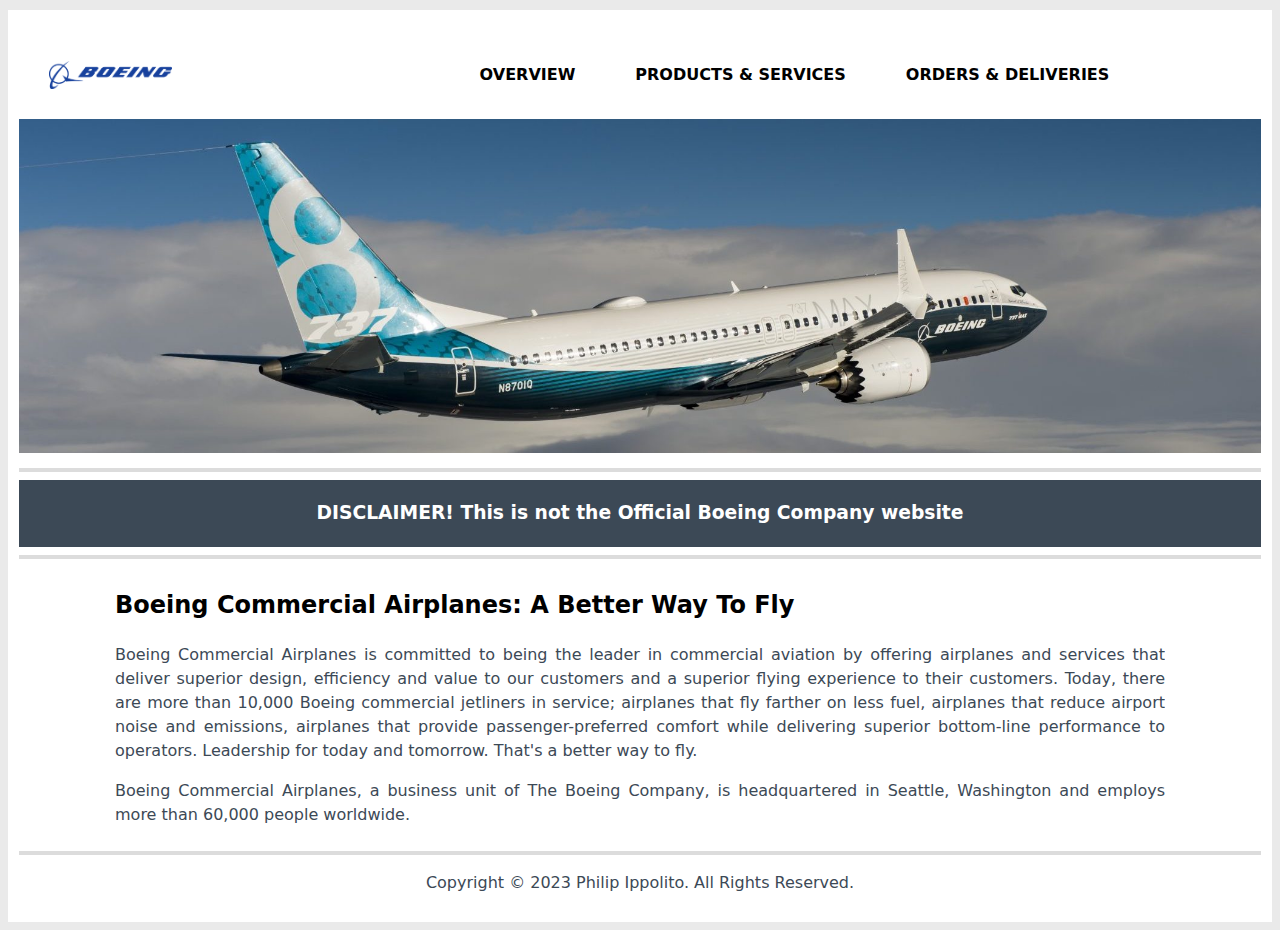
<file: index.html>
<!DOCTYPE html>
<html lang="en">
<head>
    <meta charset="UTF-8">
    <meta http-equiv="X-UA-Compatible" content="IE=edge">
    <meta name="viewport" content="width=device-width, initial-scale=1.0">
    <link rel="stylesheet" href="style.css">
    <title>The Boeing Company</title>
</head>
<body style="background-color:rgb(234, 234, 234)">

    <div id="container">

        <div id="header">

            <table>
                <thead>
                    <td><img src="images/boring_company_logo.png" class="logo"></td>  
                    <td><a href="index.html" class="link">overview</a></td>
                    <td><a href="products.html" class="link">products & services</a></td>
                    <td><a href="orders.html" class="link">orders & deliveries</a></td>
                    <td>&nbsp;&nbsp;&nbsp;&nbsp;&nbsp;&nbsp;&nbsp;&nbsp;&nbsp;&nbsp;&nbsp;&nbsp;&nbsp;&nbsp;&nbsp;&nbsp;&nbsp;&nbsp;&nbsp;&nbsp;</td>
                </thead>
            </table>
        
        </div> 
        <div id="content">

            <img src="images/boe_b38m.jpeg" style="max-width: 100%;">
            <hr>
            <div id="disclaimer">
                <h3 class="center">DISCLAIMER! This is not the Official Boeing Company website</h3>
            </div>
            <hr>

            <div id="inner_container">
                <div id="inner_container_page">
                    <h2>Boeing Commercial Airplanes: A Better Way To Fly</h2>

                    <p>Boeing Commercial Airplanes is committed to being the leader in commercial aviation by offering airplanes and services that deliver superior design, efficiency and value to our customers and a superior flying experience to their customers. Today, there are more than 10,000 Boeing commercial jetliners in service; airplanes that fly farther on less fuel, airplanes that reduce airport noise and emissions, airplanes that provide passenger-preferred comfort while delivering superior bottom-line performance to operators. Leadership for today and tomorrow. That's a better way to fly.</p>
                    <p>Boeing Commercial Airplanes, a business unit of The Boeing Company, is headquartered in Seattle, Washington and employs more than 60,000 people worldwide.</p>
                </div>


            </div> 
            <div id="footer" class="center">

                <hr>

                <p>Copyright © 2023 Philip Ippolito. All Rights Reserved.</p>

    
            </div> 
            
            </div> 
        </div> 
    </div>
</body>
</html>
</file>
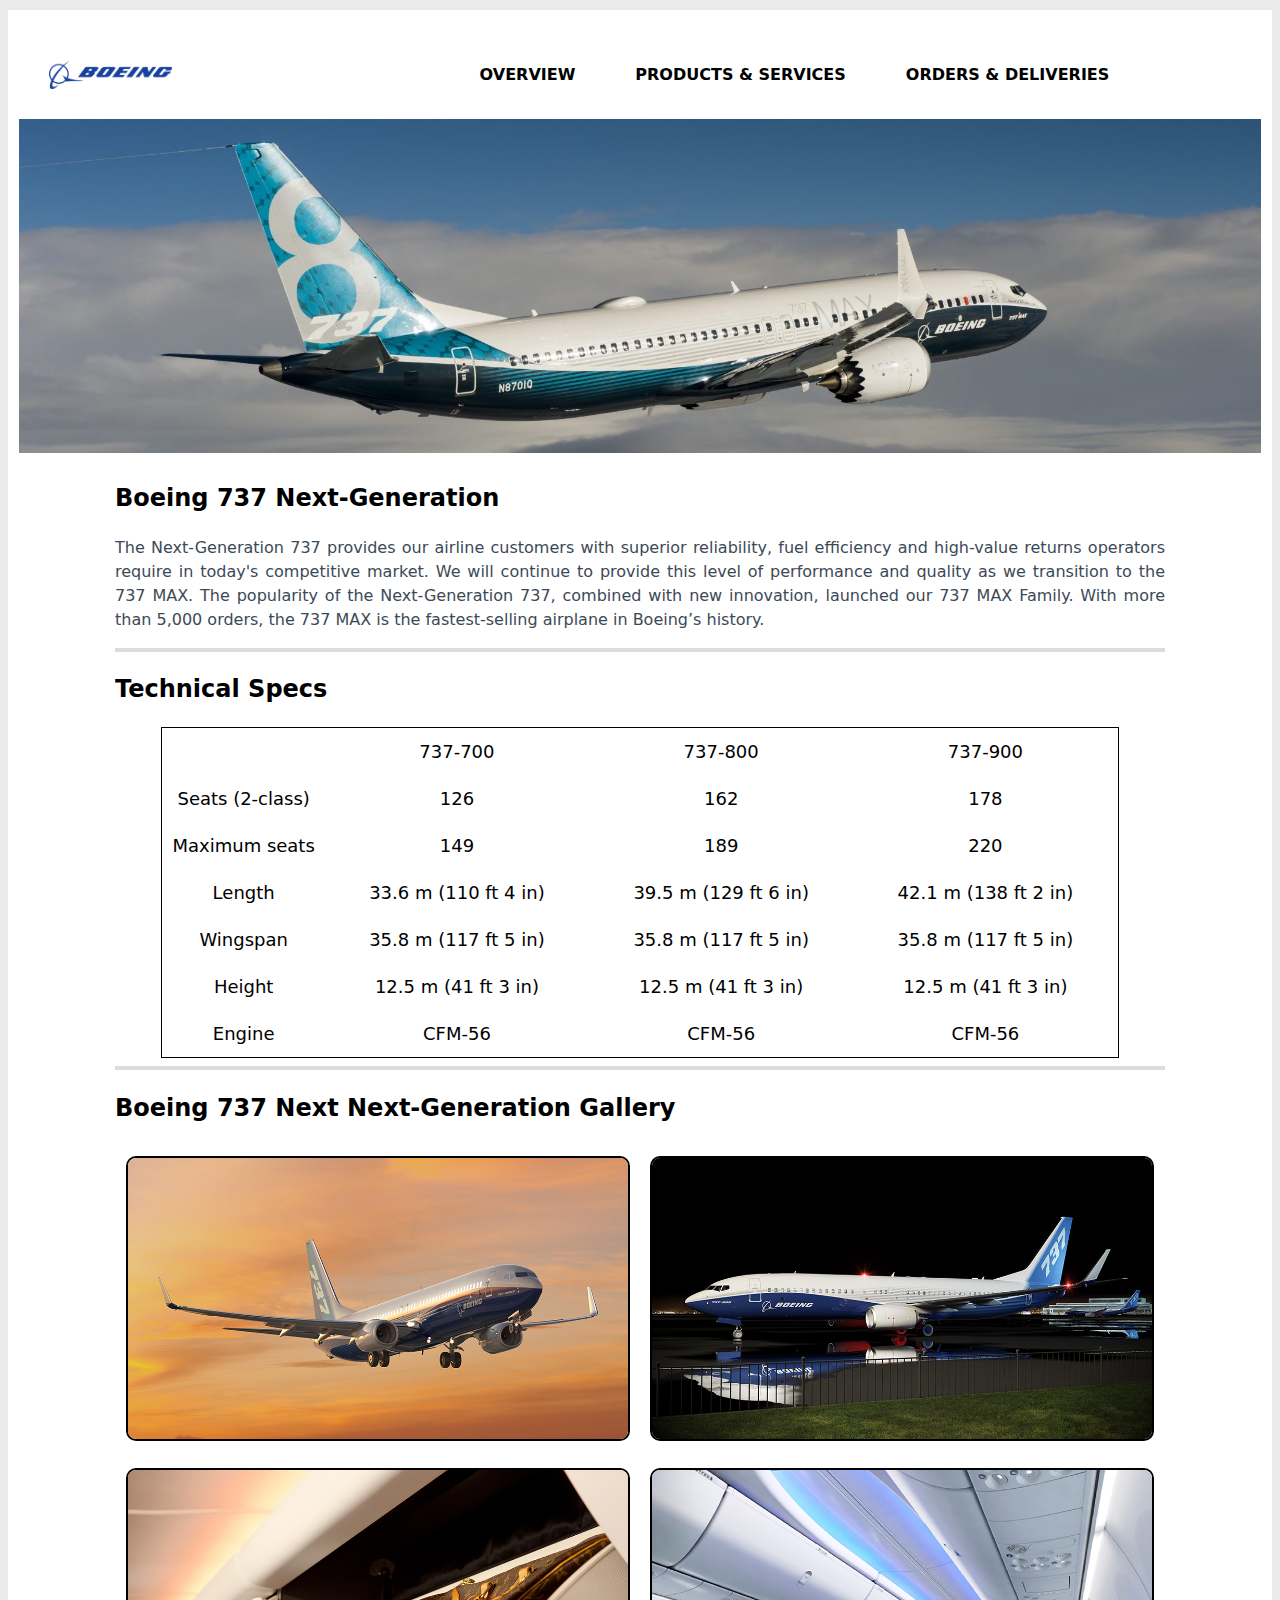
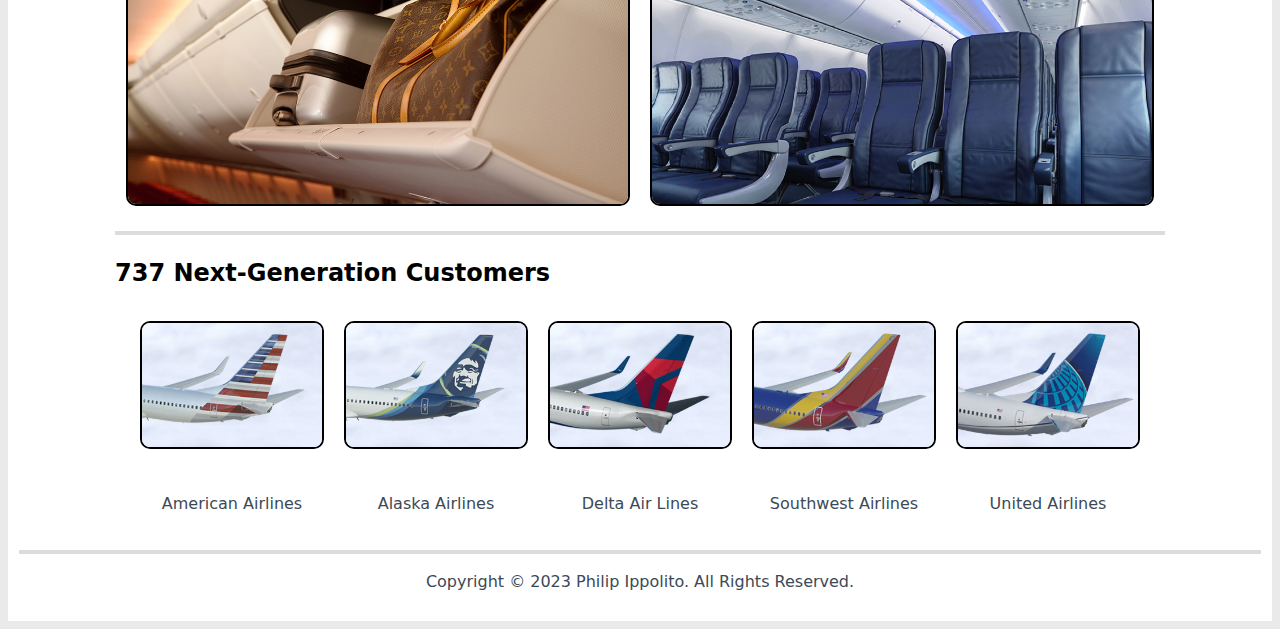
<file: b737.html>
<!DOCTYPE html>
<html lang="en">
<head>
    <meta charset="UTF-8">
    <meta http-equiv="X-UA-Compatible" content="IE=edge">
    <meta name="viewport" content="width=device-width, initial-scale=1.0">
    <link rel="stylesheet" href="style.css">
    <title>Boeing | 737</title>
</head>
<body style="background-color:rgb(234, 234, 234)">

    <div id="container">

        <div id="header">

            <table>
                <thead>
                    <td><img src="images/boring_company_logo.png" class="logo"></td>  
                    <td><a href="index.html" class="link">overview</a></td>
                    <td><a href="products.html" class="link">products & services</a></td>
                    <td><a href="orders.html" class="link">orders & deliveries</a></td>
                    <td>&nbsp;&nbsp;&nbsp;&nbsp;&nbsp;&nbsp;&nbsp;&nbsp;&nbsp;&nbsp;&nbsp;&nbsp;&nbsp;&nbsp;&nbsp;&nbsp;&nbsp;&nbsp;&nbsp;&nbsp;</td>
                </thead>
            </table>
        
        </div> 
        <div id="content">

            <img src="images/boe_b38m.jpeg" style="max-width: 100%;">
            <div id="inner_container">
                <div id="inner_container_page">
                    <h2>Boeing 737 Next-Generation</h2>

                    <p>The Next-Generation 737 provides our airline customers with superior reliability, fuel efficiency and high-value returns operators require in today's competitive market. We will continue to provide this level of performance and quality as we transition to the 737 MAX. The popularity of the Next-Generation 737, combined with new innovation, launched our 737 MAX Family. With more than 5,000 orders, the 737 MAX is the fastest-selling airplane in Boeing’s history.</p>
                    <hr>

                    <h2>Technical Specs</h2>

                    <table class="spec_table">
                        <thead>
                            <tr>
                                <td></td> <!--Blank-->
                                <td>737-700</td>
                                <td>737-800</td>
                                <td>737-900</td>
                            </tr>   
                            <tr>
                                <td>Seats (2-class)</td>
                                <td>126</td>
                                <td>162</td>
                                <td>178</td>
                            </tr>
                            <tr>
                                <td>Maximum seats</td>
                                <td>149</td>
                                <td>189</td>
                                <td>220</td>
                            </tr>
                            <tr>
                                <td>Length</td>
                                <td>&nbsp;&nbsp;&nbsp;&nbsp;&nbsp;&nbsp;33.6 m (110 ft 4 in)&nbsp;&nbsp;&nbsp;&nbsp;&nbsp;&nbsp;</td>
                                <td>&nbsp;&nbsp;&nbsp;&nbsp;&nbsp;&nbsp;39.5 m (129 ft 6 in)&nbsp;&nbsp;&nbsp;&nbsp;&nbsp;&nbsp;</td>
                                <td>&nbsp;&nbsp;&nbsp;&nbsp;&nbsp;&nbsp;42.1 m (138 ft 2 in)&nbsp;&nbsp;&nbsp;&nbsp;&nbsp;&nbsp;</td>
                            </tr>
                            <tr>
                                <td>Wingspan</td>
                                <td>35.8 m (117 ft 5 in)</td>
                                <td>35.8 m (117 ft 5 in)</td>
                                <td>35.8 m (117 ft 5 in)</td>
                            </tr>
                            <tr>
                                <td>Height</td>
                                <td>12.5 m (41 ft 3 in)</td>
                                <td>12.5 m (41 ft 3 in)</td>
                                <td>12.5 m (41 ft 3 in)</td>
                            </tr>
                            <tr>
                                <td>Engine</td>
                                <td>CFM-56</td>
                                <td>CFM-56</td>
                                <td>CFM-56</td>
                            </tr>
                        </thead>
                    </table>

                    <hr>

                    <h2>Boeing 737 Next Next-Generation Gallery</h2>

                    <table class="">
                        <thead>
                            <tr>
                                <td><img src="images/737/7371.jpeg" class=img_gallery></td>
                                <td> <img src="images/737/7372.jpeg" class=img_gallery></td>
                            </tr>
                            <tr>
                                <td><img src="images/737/7373.jpeg" class=img_gallery></td>
                                <td> <img src="images/737/7374.jpeg" class=img_gallery></td>
                            </tr>
                        </thead>
                    </table>

                    <hr>

                    <h2>737 Next-Generation Customers</h2>

                    <table>
                        <thead>
                            <tr>
                                <td><img src="images/737/aal.jpg" class=customer_tail></td>
                                <td><img src="images/737/asa.jpg" class=customer_tail></td>
                                <td><img src="images/737/dal.jpg" class=customer_tail></td>
                                <td><img src="images/737/swa.jpg" class=customer_tail></td>
                                <td><img src="images/737/ual.jpg" class=customer_tail></td>
                            </tr>
                            <tr>
                                <td><p>American Airlines</p></td>
                                <td><p>Alaska Airlines</p></td>
                                <td><p>Delta Air Lines</p></td>
                                <td><p>Southwest Airlines</p></td>
                                <td><p>United Airlines</p></td>
                            </tr>
                        </thead>
                    </table>
                </div>


            </div> 
            <div id="footer" class="center">

                <hr>

                <p>Copyright © 2023 Philip Ippolito. All Rights Reserved.</p>

    
            </div> 
            
            </div> 
        </div> 
    </div>
</body>
</html>
</file>
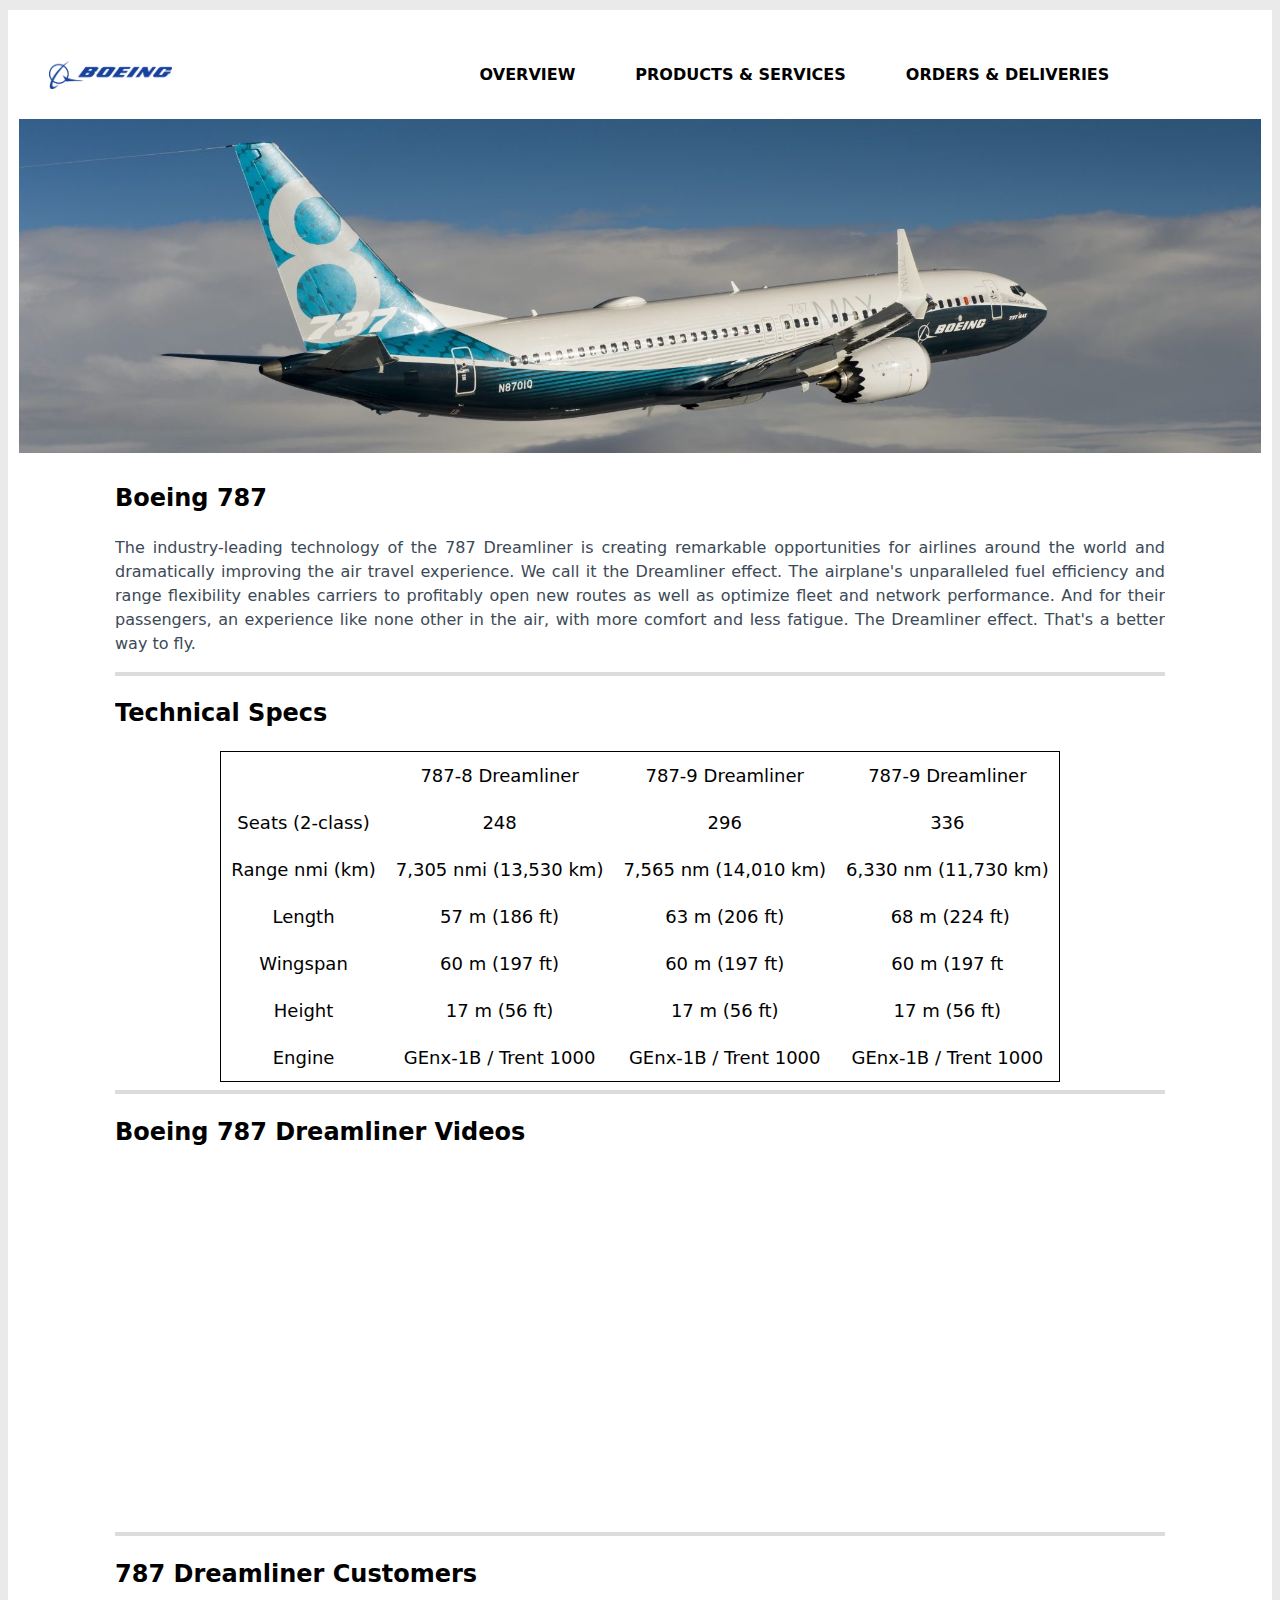
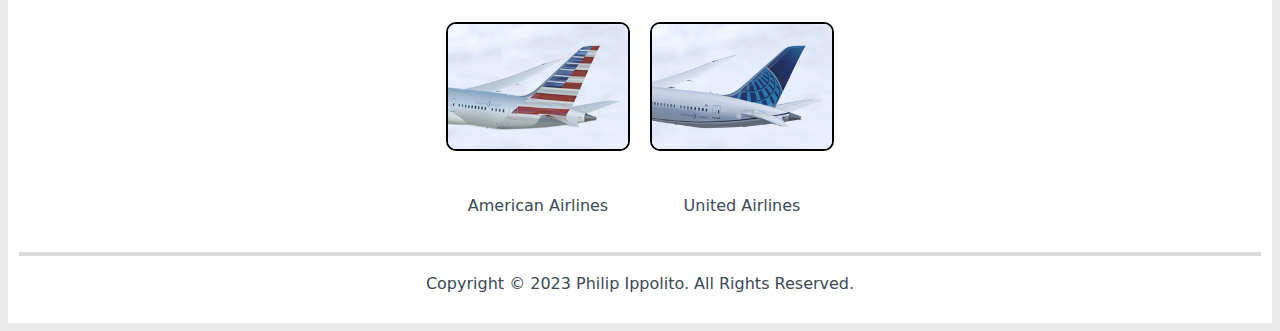
<file: b787.html>
<!DOCTYPE html>
<html lang="en">
<head>
    <meta charset="UTF-8">
    <meta http-equiv="X-UA-Compatible" content="IE=edge">
    <meta name="viewport" content="width=device-width, initial-scale=1.0">
    <link rel="stylesheet" href="style.css">
    <title>Boeing | 787</title>
</head>
<body style="background-color:rgb(234, 234, 234)">

    <div id="container">

        <div id="header">

            <table>
                <thead>
                    <td><img src="images/boring_company_logo.png" class="logo"></td>  
                    <td><a href="index.html" class="link">overview</a></td>
                    <td><a href="products.html" class="link">products & services</a></td>
                    <td><a href="orders.html" class="link">orders & deliveries</a></td>
                    <td>&nbsp;&nbsp;&nbsp;&nbsp;&nbsp;&nbsp;&nbsp;&nbsp;&nbsp;&nbsp;&nbsp;&nbsp;&nbsp;&nbsp;&nbsp;&nbsp;&nbsp;&nbsp;&nbsp;&nbsp;</td>
                </thead>
            </table>
        
        </div> 
        <div id="content">

            <img src="images/boe_b38m.jpeg" style="max-width: 100%;">
            <div id="inner_container">
                <div id="inner_container_page">
                    <h2>Boeing 787</h2>

                    <p>The industry-leading technology of the 787 Dreamliner is creating remarkable opportunities for airlines around the world and dramatically improving the air travel experience. We call it the Dreamliner effect. The airplane's unparalleled fuel efficiency and range flexibility enables carriers to profitably open new routes as well as optimize fleet and network performance. And for their passengers, an experience like none other in the air, with more comfort and less fatigue. The Dreamliner effect. That's a better way to fly.</p>
                    <hr>

                    <h2>Technical Specs</h2>

                    <table class="spec_table">
                        <thead>
                            <tr>
                                <td></td> <!--Blank-->
                                <td>787-8 Dreamliner</td>
                                <td>787-9 Dreamliner</td>
                                <td>787-9 Dreamliner</td>
                            </tr>   
                            <tr>
                                <td>Seats (2-class)</td>
                                <td>248</td>
                                <td>296</td>
                                <td>336</td>
                            </tr>
                            <tr>
                                <td>Range nmi (km)</td>
                                <td>7,305 nmi (13,530 km)</td>
                                <td>7,565 nm (14,010 km)</td>
                                <td>6,330 nm (11,730 km)</td>
                            </tr>
                            <tr>
                                <td>Length</td>
                                <td>&nbsp;&nbsp;&nbsp;&nbsp;&nbsp;&nbsp;57 m (186 ft)&nbsp;&nbsp;&nbsp;&nbsp;&nbsp;&nbsp;</td>
                                <td>&nbsp;&nbsp;&nbsp;&nbsp;&nbsp;&nbsp;63 m (206 ft)&nbsp;&nbsp;&nbsp;&nbsp;&nbsp;&nbsp;</td>
                                <td>&nbsp;&nbsp;&nbsp;&nbsp;&nbsp;&nbsp;	68 m (224 ft)&nbsp;&nbsp;&nbsp;&nbsp;&nbsp;&nbsp;</td>
                            </tr>
                            <tr>
                                <td>Wingspan</td>
                                <td>60 m (197 ft)</td>
                                <td>60 m (197 ft)</td>
                                <td>60 m (197 ft</td>
                            </tr>
                            <tr>
                                <td>Height</td>
                                <td>17 m (56 ft)</td>
                                <td>17 m (56 ft)</td>
                                <td>17 m (56 ft)</td>
                            </tr>
                            <tr>
                                <td>Engine</td>
                                <td>GEnx-1B / Trent 1000</td>
                                <td>GEnx-1B / Trent 1000</td>
                                <td>GEnx-1B / Trent 1000</td>
                            </tr>
                        </thead>
                    </table>

                    <hr>

                    <h2>Boeing 787 Dreamliner Videos</h2>

                    <table class="">
                        <thead>
                            <tr>
                                <td><iframe src='//players.brightcove.net/800000612001/HkfKZsVmQ_default/index.html?videoId=6298875568001' allowfullscreen frameborder=0></iframe class=img_gallery></td>
                                <td><iframe src='//players.brightcove.net/800000612001/HkfKZsVmQ_default/index.html?videoId=5850985111001' allowfullscreen frameborder=0></iframe class=img_gallery></td>
                            </tr>
                            <tr>
                                <td><iframe src='//players.brightcove.net/800000612001/HkfKZsVmQ_default/index.html?videoId=5381107418001' allowfullscreen frameborder=0></iframe class=img_gallery></td>
                                <td><iframe src='//players.brightcove.net/800000612001/HkfKZsVmQ_default/index.html?videoId=5745334496001' allowfullscreen frameborder=0></iframe class=img_gallery></td>
                            </tr>
                        </thead>
                    </table>

                    <hr>

                    <h2>787 Dreamliner Customers</h2>

                    <table>
                        <thead>
                            <tr>
                                <td><img src="images/787/aal.png" class=customer_tail></td>
                                <td><img src="images/787/ual.png" class=customer_tail></td>
                            </tr>
                            <tr>
                                <td><p>American Airlines</p></td>
                                <td><p>United Airlines</p></td>

                            </tr>
                        </thead>
                    </table>
                </div>


            </div> 
            <div id="footer" class="center">

                <hr>

                <p>Copyright © 2023 Philip Ippolito. All Rights Reserved.</p>

    
            </div> 
            
            </div> 
        </div> 
    </div>
</body>
</html>
</file>
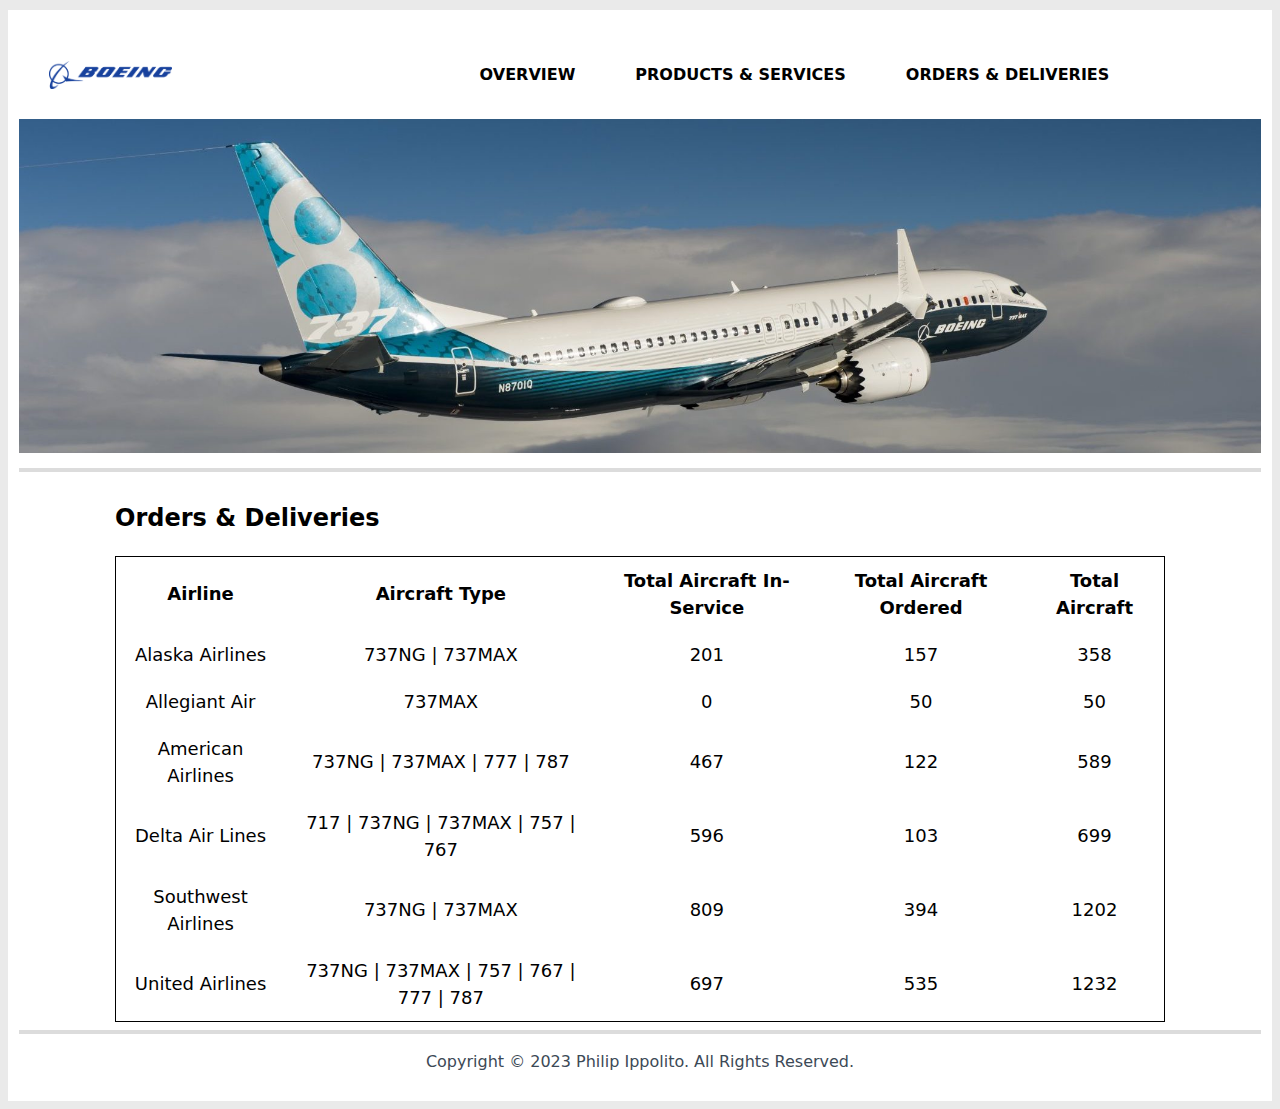
<file: orders.html>
<!DOCTYPE html>
<html lang="en">
<head>
    <meta charset="UTF-8">
    <meta http-equiv="X-UA-Compatible" content="IE=edge">
    <meta name="viewport" content="width=device-width, initial-scale=1.0">
    <link rel="stylesheet" href="style.css">
    <title>Boeing | Orders</title>
</head>
<body style="background-color:rgb(234, 234, 234)">

    <div id="container">

        <div id="header">
            
            <table>
                <thead>
                    <td><img src="images/boring_company_logo.png" class="logo"></td>  
                    <td><a href="index.html" class="link">overview</a></td>
                    <td><a href="products.html" class="link">products & services</a></td>
                    <td><a href="orders.html" class="link">orders & deliveries</a></td>
                    <td>&nbsp;&nbsp;&nbsp;&nbsp;&nbsp;&nbsp;&nbsp;&nbsp;&nbsp;&nbsp;&nbsp;&nbsp;&nbsp;&nbsp;&nbsp;&nbsp;&nbsp;&nbsp;&nbsp;&nbsp;</td>
                </thead>
            </table>
        
        </div> 
        <div id="content">
            
            <img src="images/boe_b38m.jpeg" style="max-width: 100%;">
            <hr>

            <div id="inner_container">
                <div id="inner_container_page">
                    <h2>Orders & Deliveries</h2>

                    <table class="deliveries_table">
                        <tr>
                            <td><b>Airline</b></td>
                            <td><b>Aircraft Type</b></td>
                            <td><b>Total Aircraft In-Service</b></td>
                            <td><b>Total Aircraft Ordered</b></td>
                            <td><b>Total Aircraft</b></td>
                        </tr>
                        <tr>
                            <td>Alaska Airlines</td>
                            <td>737NG | 737MAX</td>
                            <td>201</td>
                            <td>157</td>
                            <td>358</td>
                        </tr>
                        <tr>
                            <td>Allegiant Air</td>
                            <td>737MAX</td>
                            <td>0</td>
                            <td>50</td>
                            <td>50</td>
                        </tr>
                        <tr>
                            <td>American Airlines</td>
                            <td>737NG | 737MAX | 777 | 787</td>
                            <td>467</td>
                            <td>122</td>
                            <td>589</td>
                        </tr>
                        <tr>
                            <td>Delta Air Lines</td>
                            <td>717 | 737NG | 737MAX | 757 | 767</td>
                            <td>596</td>
                            <td>103</td>
                            <td>699</td>
                        </tr>
                        <tr>
                            <td>Southwest Airlines</td>
                            <td>737NG | 737MAX</td>
                            <td>809</td>
                            <td>394</td>
                            <td>1202</td>
                        </tr>
                        <tr>
                            <td>United Airlines</td>
                            <td>737NG | 737MAX | 757 | 767 | 777 | 787</td>
                            <td>697</td>
                            <td>535</td>
                            <td>1232</td>
                        </tr>
                    </table>

                </div>


            </div> 
            <div id="footer" class="center">

                <hr>

                <p>Copyright © 2023 Philip Ippolito. All Rights Reserved.</p>

    
            </div> 
            
            </div> 
        </div> 
    </div>
</body>
</html>
</file>
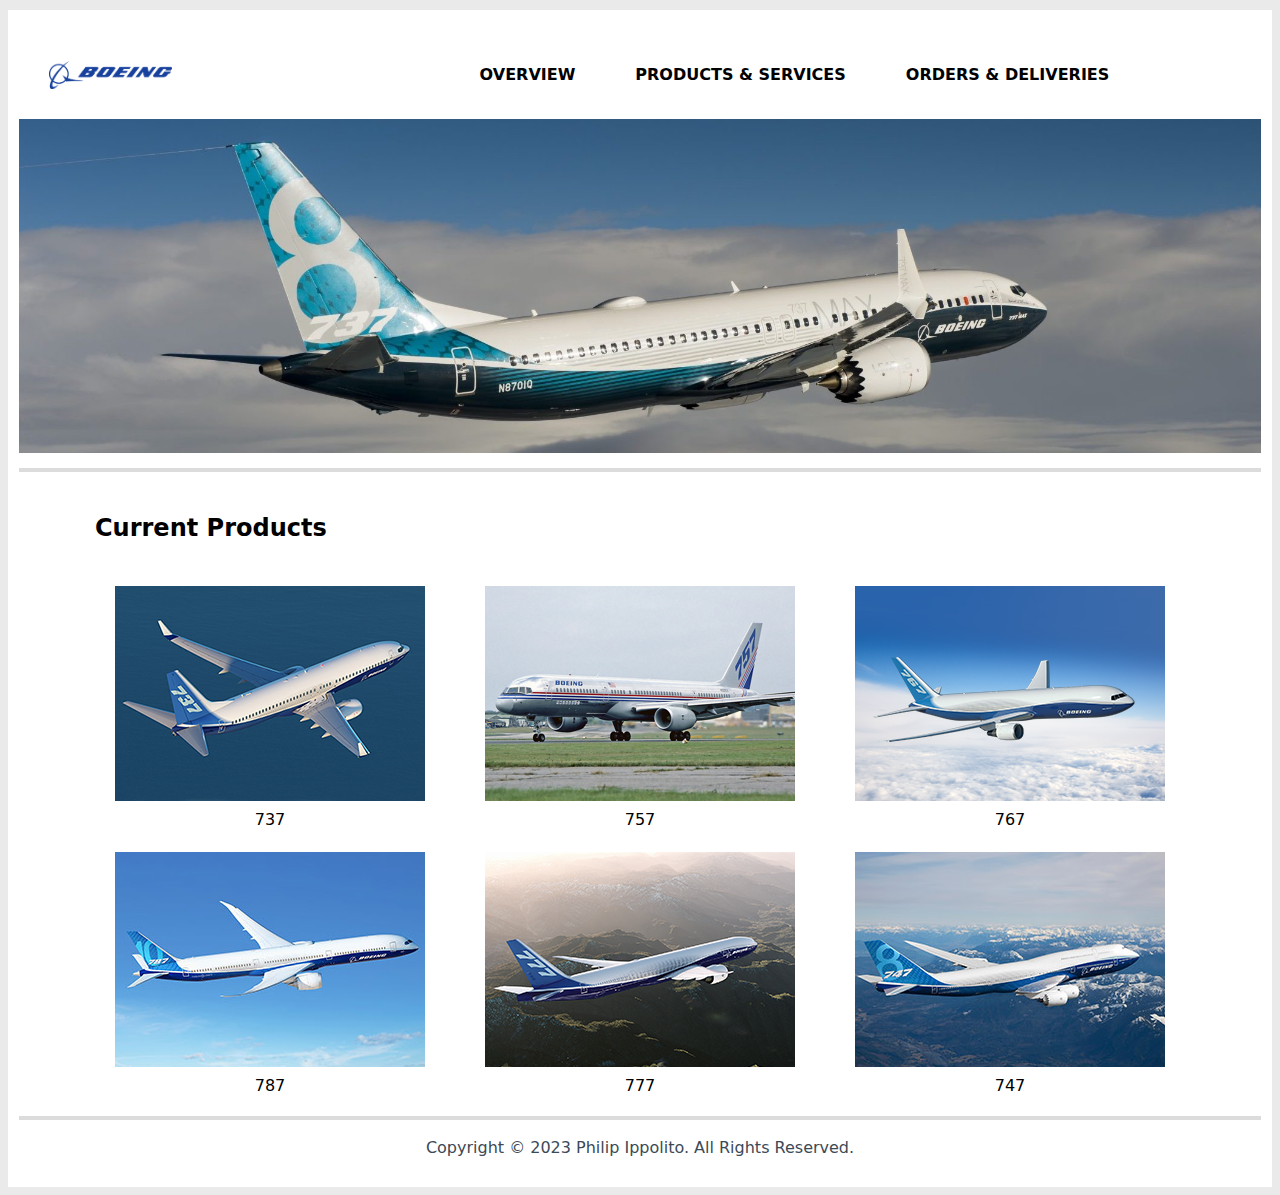
<file: products.html>
<!DOCTYPE html>
<html lang="en">
<head>
    <meta charset="UTF-8">
    <meta http-equiv="X-UA-Compatible" content="IE=edge">
    <meta name="viewport" content="width=device-width, initial-scale=1.0">
    <link rel="stylesheet" href="style.css">
    <title>Boeing | Products</title>
</head>
<body style="background-color:rgb(234, 234, 234)">

    <div id="container">

        <div id="header">

            <table>
                <thead>
                    <td><img src="images/boring_company_logo.png" class="logo"></td>  
                    <td><a href="index.html" class="link">overview</a></td>
                    <td><a href="products.html" class="link">products & services</a></td>
                    <td><a href="orders.html" class="link">orders & deliveries</a></td>
                    <td>&nbsp;&nbsp;&nbsp;&nbsp;&nbsp;&nbsp;&nbsp;&nbsp;&nbsp;&nbsp;&nbsp;&nbsp;&nbsp;&nbsp;&nbsp;&nbsp;&nbsp;&nbsp;&nbsp;&nbsp;</td>
                </thead>
            </table>
        
        </div> 
        <div id="content">

            <img src="images/boe_b38m.jpeg" style="max-width: 100%;">
            <hr>

            <div id="inner_container">
                <table>
                    <thead>
                        <tr>
                            <td style="text-align: left;"> <h2>Current Products</h2></td>
                        </tr>
                        <tr>
                            <td><a href="b737.html"><img src="images/737ng.jpg"></a><br>737</td>
                            <td><a href="b757.html"><img src="images/757.jpg"></a> <br>757</td>
                            <td><a href="b767.html"><img src="images/767.jpg"></a> <br>767</td>
                        </tr>
                        <tr>
                            <td><a href="b787.html"><img src="images/787.jpg"></a> <br>787</td>
                            <td><a href="b777.html"><img src="images/777.jpg"></a> <br>777</td>
                            <td><a href="b747.html"><img src="images/747.jpeg"></a> <br>747</td>
                        </tr>
                    </thead>
                </table>
            </div> 
            <div id="footer" class="center">

                <hr>

                <p>Copyright © 2023 Philip Ippolito. All Rights Reserved.</p>

    
            </div> 
            
            </div> 
        </div> 
    </div>
</body>
</html>
</file>
<file: style.css>
div {
            margin:auto;
            line-height: 1.5;
            /* font-family: 'poppins', sans-serif; */
            font-family:system-ui, -apple-system, BlinkMacSystemFont, 'Segoe UI', Roboto, Oxygen, Ubuntu, Cantarell, 'Open Sans', 'Helvetica Neue', sans-serif;
            text-align: justify;
            max-width: 1500px;
        }

        #container {
            border:1px solid white;
            background-color:white;
            margin:auto;
            margin-top: 10px;
            height: 100%;
            padding: 10px;
        }


        p {
            color:rgb(60, 73, 86)
        }

        #inner_container_page {
            display: block;
            max-width: 1050px;
            position: static;
            overflow: hidden;
            text-align: justify;
        }

        #disclaimer {
            background-color: rgb(60, 73, 86);
            color:white;
            padding: 1px;
        }

        table, th, td {
            padding: 10px;
            margin: auto;
            text-align: center;
            border: px solid black;
            border-collapse: collapse;
        }

        .center {
            text-align: center;
        }

        .right {
            text-align: right;
        }

        .left {
            text-align: left;
        }

        .deliveries_table {
            text-align: center;
            font-size: large;
            padding: 10px;
            border: 1px solid black;
            border-collapse: collapse;
        }

        .spec_table {
            text-align: left;
            font-size: large;
            padding: 10px;
            border: 1px solid black;
            border-collapse: collapse;
        }

        #header {
            text-align: center; 
            margin-top: 10px;
            white-space: nowrap;
        }

        #nav {
            background-color: rgb(60, 73, 86);
            text-align: center;
            font-size: medium;
            max-width: 100%;
            padding-top: 5px;
            padding-bottom: 5px;
        }

        .logo {
            display: block;
            width: 30%;
            border: 1px;
            padding: 20px;
        }

        .link {
            color:black;
        }

        a {
            padding-left: 20px;
            padding-right: 20px;
            padding-top: 5px;
            padding-bottom: 5px;
            text-decoration: none;
            color:rgb(52, 31, 151);
            text-transform: uppercase;
            font-weight: bold;
        }

        a:hover {
            color: rgb(52, 31, 151);
        }

        
        hr {
            border: 2px solid gainsboro;
        }
        
        .img_gallery {
            border-radius: 10px;
            border: 2px solid black;
            max-width: 500px;
            max-height: 500px;
        }

        .customer_tail {
            border-radius: 10px;
            border: 2px solid black;
            max-width: 180px;
            max-height: 200px;  
        }

        .fleet_image {
            max-width: 100px;
            max-height: 200px;
            overflow-inline:hidden;
        }
</file>
